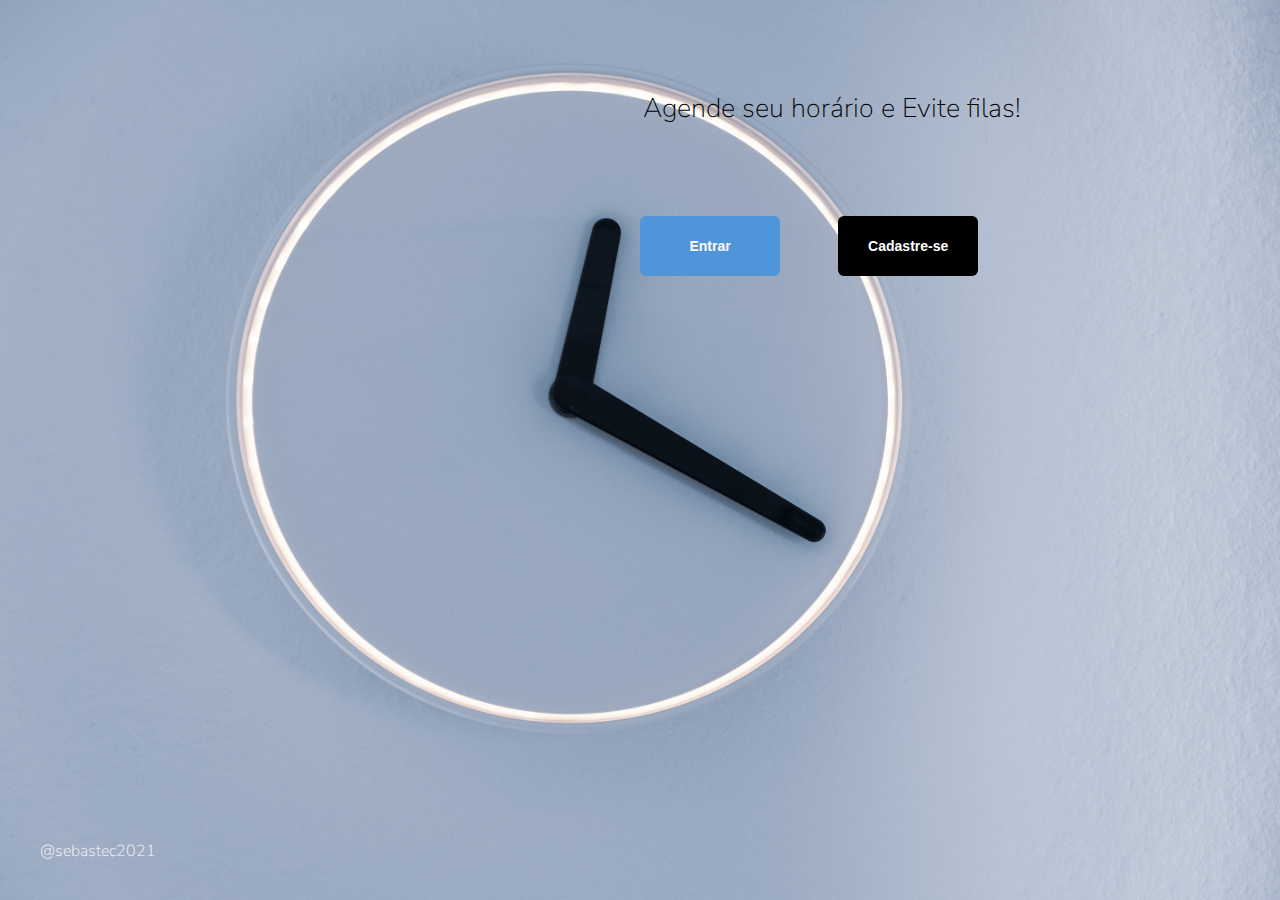
<file: index.html>
<!DOCTYPE html>
<html lang="pt-br">
<head>
      <meta charset="UTF-8">
      <meta http-equiv="X-UA-Compatible" content="IE=edge">
      <meta name="author" content="José Afonso Sebastião">
      <meta name="copyright" content="© José Sebastião" />
      <meta name="description" content="Criação de um sistema de agendamento de Hoirário" />
       <meta name="viewport" content="width=device-width, initial-scale=1.0">
       <link rel="stylesheet" href="style/style.css">

    <title>Agendamento Online</title>
</head>
<body class="bg">
    <main> 
        <div  class="container">
                    <h2 class="text1">Agende seu horário e Evite filas!</h2>
                   <a href="login.html"><button class="btn1">Entrar</button></a>
                   <a href="cadastro.html"><button class="btn2">Cadastre-se</button></a>
         </div>     
         
    </main>

    <footer class="rodape" >
        <h3>@sebastec2021</h3>
    </footer> 
</body>
</html>
</file>
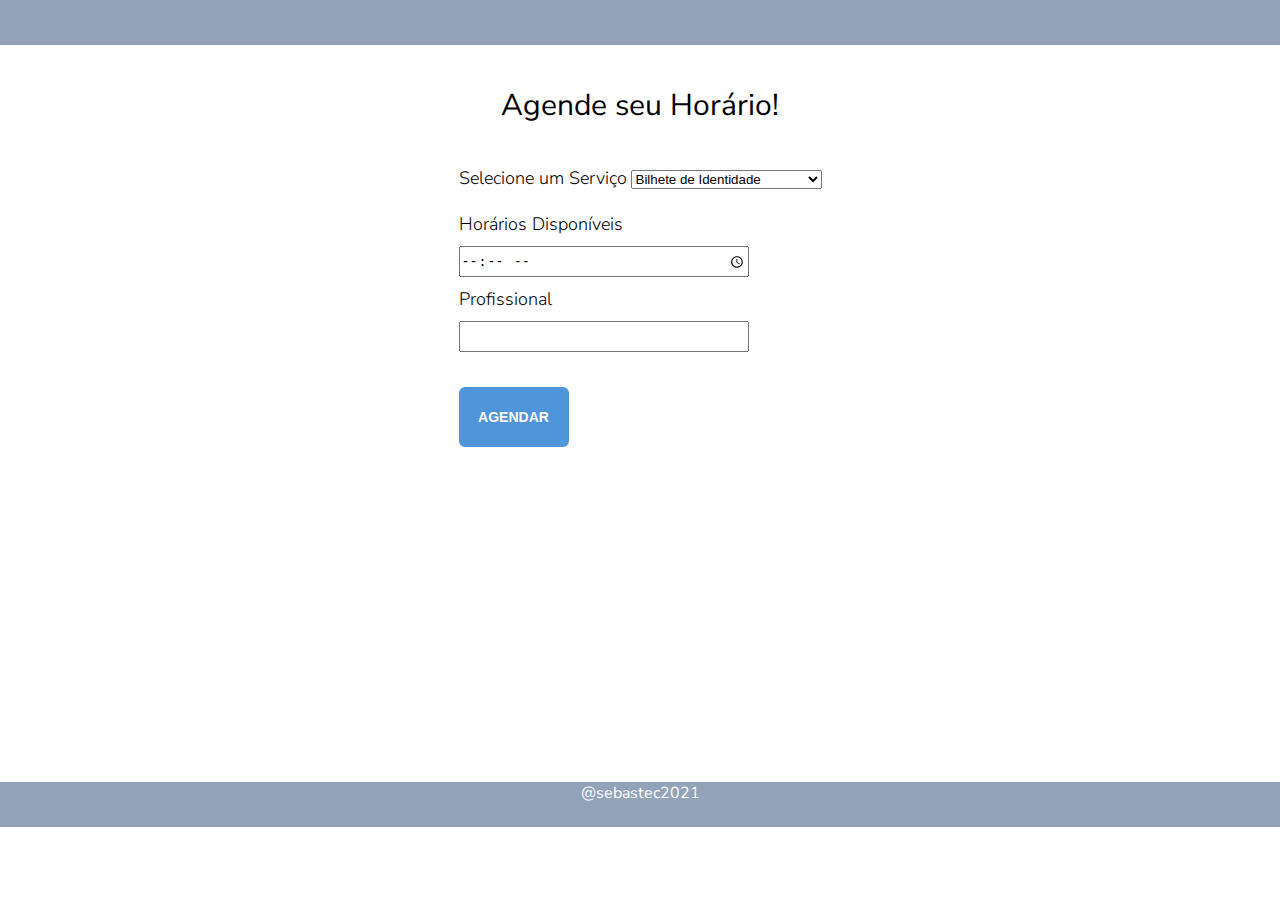
<file: agenda.html>
<!DOCTYPE html>
<html lang="pt-br">
<head>
      <meta charset="UTF-8">
      <meta http-equiv="X-UA-Compatible" content="IE=edge">
      <meta name="author" content="José Afonso Sebastião">
      <meta name="copyright" content="© José Sebastião" />
      <meta name="description" content="Criação de um sistema de agendamento de Hoirário" />
      <meta name="viewport" content="width=device-width, initial-scale=1.0">
       <link rel="stylesheet" href="style/agenda.css">
    <title>Agendamento online</title>
</head>
<body>
    <header>

    </header>
    <main> 
            <form class="container" >
                
                    <h2>Agende seu Horário!</h2>

                    <div>
                        <div>
                            <label>Selecione um Serviço</label>
                            <select name="cars" id="cars">
                                <option value="volvo">Bilhete de Identidade</option>
                                <option value="saab">Atestado de Residência</option>
                                <option value="opel">Certidão nascimento e Óbito</option>
                                <option value="audi">Audi</option>
                              </select>
                              <br><br>
                        </div>
                        <div>
                            <label>Horários Disponíveis</label>
                            <input type="time" name="horario" id="horario" min="10:00" max="18:00" required>

                         </div>
                         <div>
                            <label>Profissional</label>
                            <input type="text" name="nome" id="nome" >
                         </div>

                         <div>
                            <button class="btn1">AGENDAR</button>
                         </div>

                    </div>
            </form>  
            
    </main>

    <footer>
        @sebastec2021
    </footer>
    
</body>
 
</html>
</file>
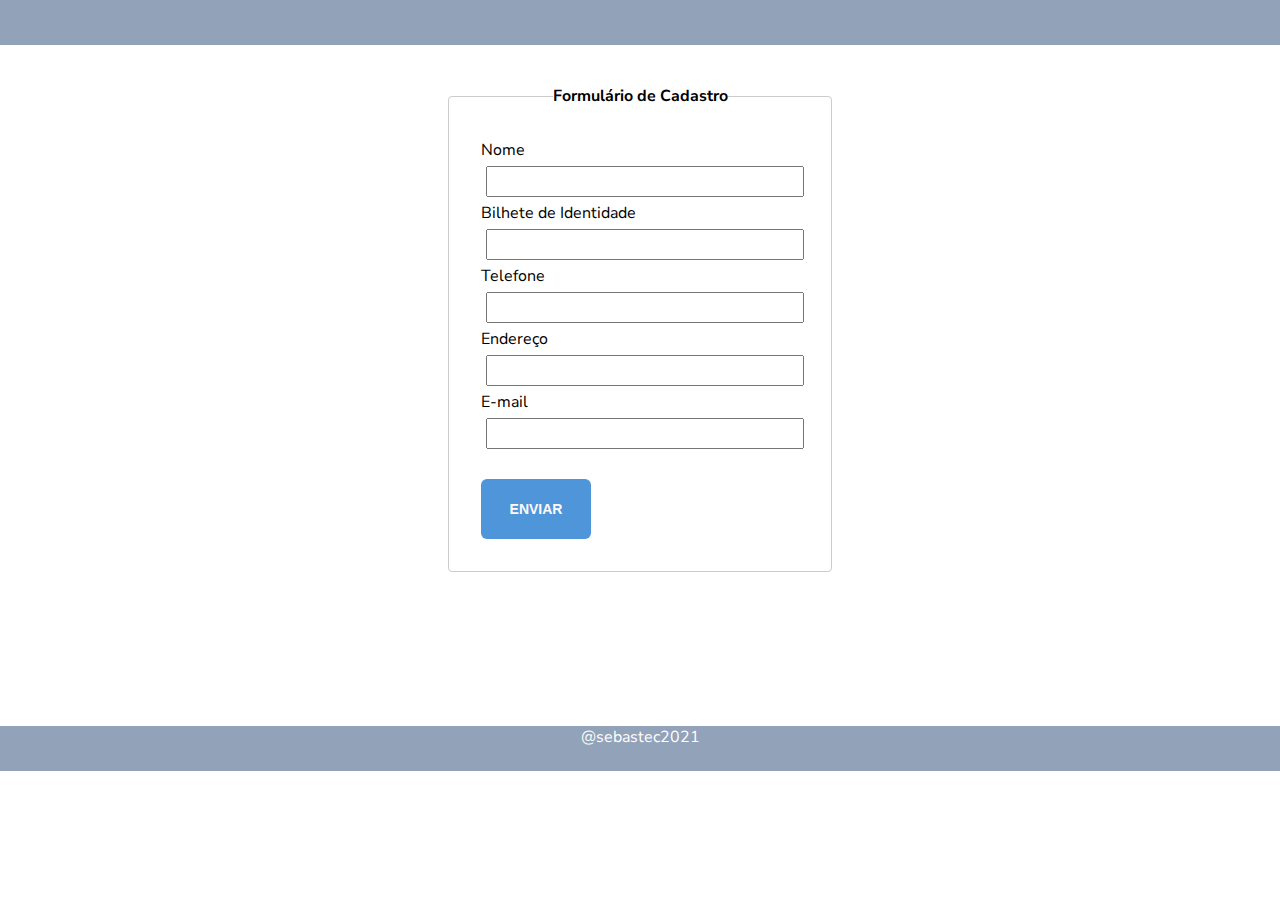
<file: cadastro.html>
<!DOCTYPE html>
<html lang="pt-br">
<head>
      <meta charset="UTF-8">
      <meta http-equiv="X-UA-Compatible" content="IE=edge">
      <meta name="author" content="José Afonso Sebastião">
      <meta name="copyright" content="© José Sebastião" />
      <meta name="description" content="Criação de um sistema de agendamento de Hoirário" />
      <meta name="viewport" content="width=device-width, initial-scale=1.0">
       <link rel="stylesheet" href="style/cadastro.css">
    <title>Cadastro-AO</title>
</head>
<body>
    <header>

    </header>
    <main> 
            <form>
                <fieldset class="container" >
                    <legend>Formulário de Cadastro</legend>

                    <div>
                        <div>
                            <label>Nome</label>
                            <input type="text" name="nome" id="nome" >
                        </div>
                        <div>
                            <label>Bilhete de Identidade</label>
                            <input type="number" name="Identidade" id="Identidade" >
                         </div>
                         <div>
                            <label>Telefone</label>
                            <input type="number" name="telefone" id="telefone" >
                         </div>
                         <div>
                            <label>Endereço</label>
                            <input type="text" name="endereco" id="endereco" >
                         </div>
                         <div>
                            <label>E-mail</label>
                            <input type="email" name="email" id="email" >
                        </div>

                        <div>
                           <button class="btn1">ENVIAR</button>
                        </div>

                    </div>
                    
                </fieldset>
            </form>  
            
    </main>

    <footer>
        @sebastec2021
    </footer>
    
</body>
 
</html>
</file>
<file: style/style.css>
@import url('https://fonts.googleapis.com/css2?family=Nunito+Sans:wght@300;800&display=swap');


:root{
    --primary-color:#fffafa;
    --bg-color:#BBC4D4;
    --text-color:#000000;
}

* {
    margin: 0;
    padding: 0;
    box-sizing: border-box;
}


html{

    font-family:'Nunito Sans', sans-serif;
   
}

body{
     background-image: url(/imagens/background.jpg);
    height: 100vh;
    width: 100%;
    display: flex;
    flex-direction:column;
    color: var(--primary-color);
    overflow: hidden;
}


.bg{
    background-image: url(/imagens/background.jpg);
    background-repeat: no-repeat;
    background-size: cover;
    background-position:center;
    background-attachment: fixed;
    background-color:var(--bg-color);
}

main{
    display: flex;
    flex-direction: column;
    justify-content: center;
    align-content: center;
}

.container{
    height: 100vh;
    font-size: 27px;
    
}
/* texto principal */
.text1{
    max-width: 100%;
  font-weight:100;
    font-size: 1em;
    color:var(--text-color) ;
    margin-top: 7vw;
    margin-left: 30vw;
    text-align: center;
}
/* botão entrar */
.btn1{
    max-width: 100%;
    width: 140px;
    height: 60px;
    border: 1px #b2b2b2;
    border-radius: 6px;
    cursor: pointer;
    font-weight: bold;
    font-size: 14px;  
    background-color:#4F95DA ;
    color:#FFFAFA;
    margin-top: 7vw;
    margin-left: 50vw;

}

/* botão cadastrar*/
.btn2{
    max-width: 100%;
    width: 140px;
    height: 60px;
    border: 1px #b2b2b2;
    border-radius: 6px;
    cursor: pointer;
    font-weight: bold;
    font-size: 14px;
    background-color:#000000;
    color:#fff ;
    outline:none;
    margin-top: 4vw;
    margin-left: 4vw;
}

.btn2:hover{
    background: #fff;
    color:#000000;
}
/* Footer */
.rodape, h3{
    color: #FFFAFA;
    font-weight: 100;
    font-size: 16px;
    margin: -30px 20px;
    width: 40vw; 
}

/* Celulares android e Iphone*/
@media (max-width: 768px) {

    .btn1, .btn2{
        margin: 36vh 5vh 5vh 1vh;
        width: 110px;
        height: 50px;
    }

    .text1{
        margin:18vh 9vh 1vh 1vh;
        font-size: 5vw;
    }

 }

 /* Celulares tablet e ipad*/

 @media (min-width: 768px) and (max-width: 1024px){
  
    .btn1, .btn2{
        margin: 28vh 1vh 5vh 8vh;
        width:170px;
        height: 90px;
        font-size: 24px;
    }
    .text1{
        margin:15vh 2vh 4vh 14vh;
         width: 23rem;
    }
    
  }
</file>
<file: style/agenda.css>
@import url('https://fonts.googleapis.com/css2?family=Nunito+Sans:wght@300;400&display=swap');
:root{
    --primary-color:#FFFFFF;  
    --text-color:#000000;
}

* {
    margin: 0;
    padding: 0;
    box-sizing: border-box;
    
}


html{
    font-family:'Nunito Sans', sans-serif;
    height: 100%;
   
}

header{
    width: 100%;
    height: 5vh;
    margin-bottom: 40px;

    border: solid 1px none;
    background:#92A2B9;
}

body{
    height:100%;    
}

.container{
    display: flex;
    justify-content: center;
    align-content: center;
    flex-direction: column;
    flex-wrap:wrap;

    
    
}

h2{
    font-family: 'Nunito Sans', sans-serif;
    font-size: 30px;
    text-align: center;
    font-weight: 400;
    line-height: 49,1px;
margin-bottom: 40px;
}

label{
    font-weight: 300;
    font-size: 18px;
    line-height: 24,55px;
}

input{
    width: 80%;
    height: 31px;
    min-width: 80%;
    margin-top: 10px;
    margin-bottom: 10px;
}

.btn1{
    max-width: 80%;
    width: 110px;
    height: 60px;
    margin-top: 25px;

    border: 1px #b2b2b2;
    border-radius: 6px;
    cursor: pointer;

    font-weight: bold;
    font-size: 14px;  

    background-color:#4F95DA ;
    color:#FFFAFA;
}



footer{
    width: 30vw;
    min-width: 100%;
    max-width: 100%;

    height: 5vh;
    max-height: 20em;
    
    color:#FFFFFF;
    text-align: center;
    margin: 335px 0px 0px 0px;
    border: solid 1px none;
    background:#92A2B9;
}
</file>
<file: style/cadastro.css>
@import url('https://fonts.googleapis.com/css2?family=Nunito+Sans:wght@300;800&display=swap');
:root{
    --primary-color:#FFFFFF;  
    --text-color:#000000;
}

* {
    margin: 0;
    padding: 0;
    box-sizing: border-box;
    
}


html{
    font-family:'Nunito Sans', sans-serif;
    height: 100%;
   
}

header{
    width: 100%;
    height: 5vh;
    margin-bottom: 40px;

    border: solid 1px none;
    background:#92A2B9;
}

body{
    height:100%;    
}

.container{
    width: 25em;
    height: 100%;
   
    max-width: 30%;
    margin: 0 auto;

    padding: 2em;
    border: 1px solid #ccc;
    border-radius: 4px;

    
}

input{
    width: 250px;
    height: 31px;
    min-width: 100%;
    margin: 5px;
}

legend{
    margin-top: 20px;
    text-align: center;  
    font-weight: bold;
    
}

.btn1{
    max-width: 80%;
    width: 110px;
    height: 60px;
    margin-top: 25px;

    border: 1px #b2b2b2;
    border-radius: 6px;
    cursor: pointer;

    font-weight: bold;
    font-size: 14px;  

    background-color:#4F95DA ;
    color:#FFFAFA;
}
.btn1:hover{
    background: #090979 ;
}

footer{
    width: 30vw;
    min-width: 100%;
    max-width: 100%;

    height: 5vh;
    max-height: 30em;
    
    color:#FFFFFF;
    text-align: center;
    margin: 154px 0px 0px 0px;
    border: solid 1px none;
    background:#92A2B9;
}
</file>
